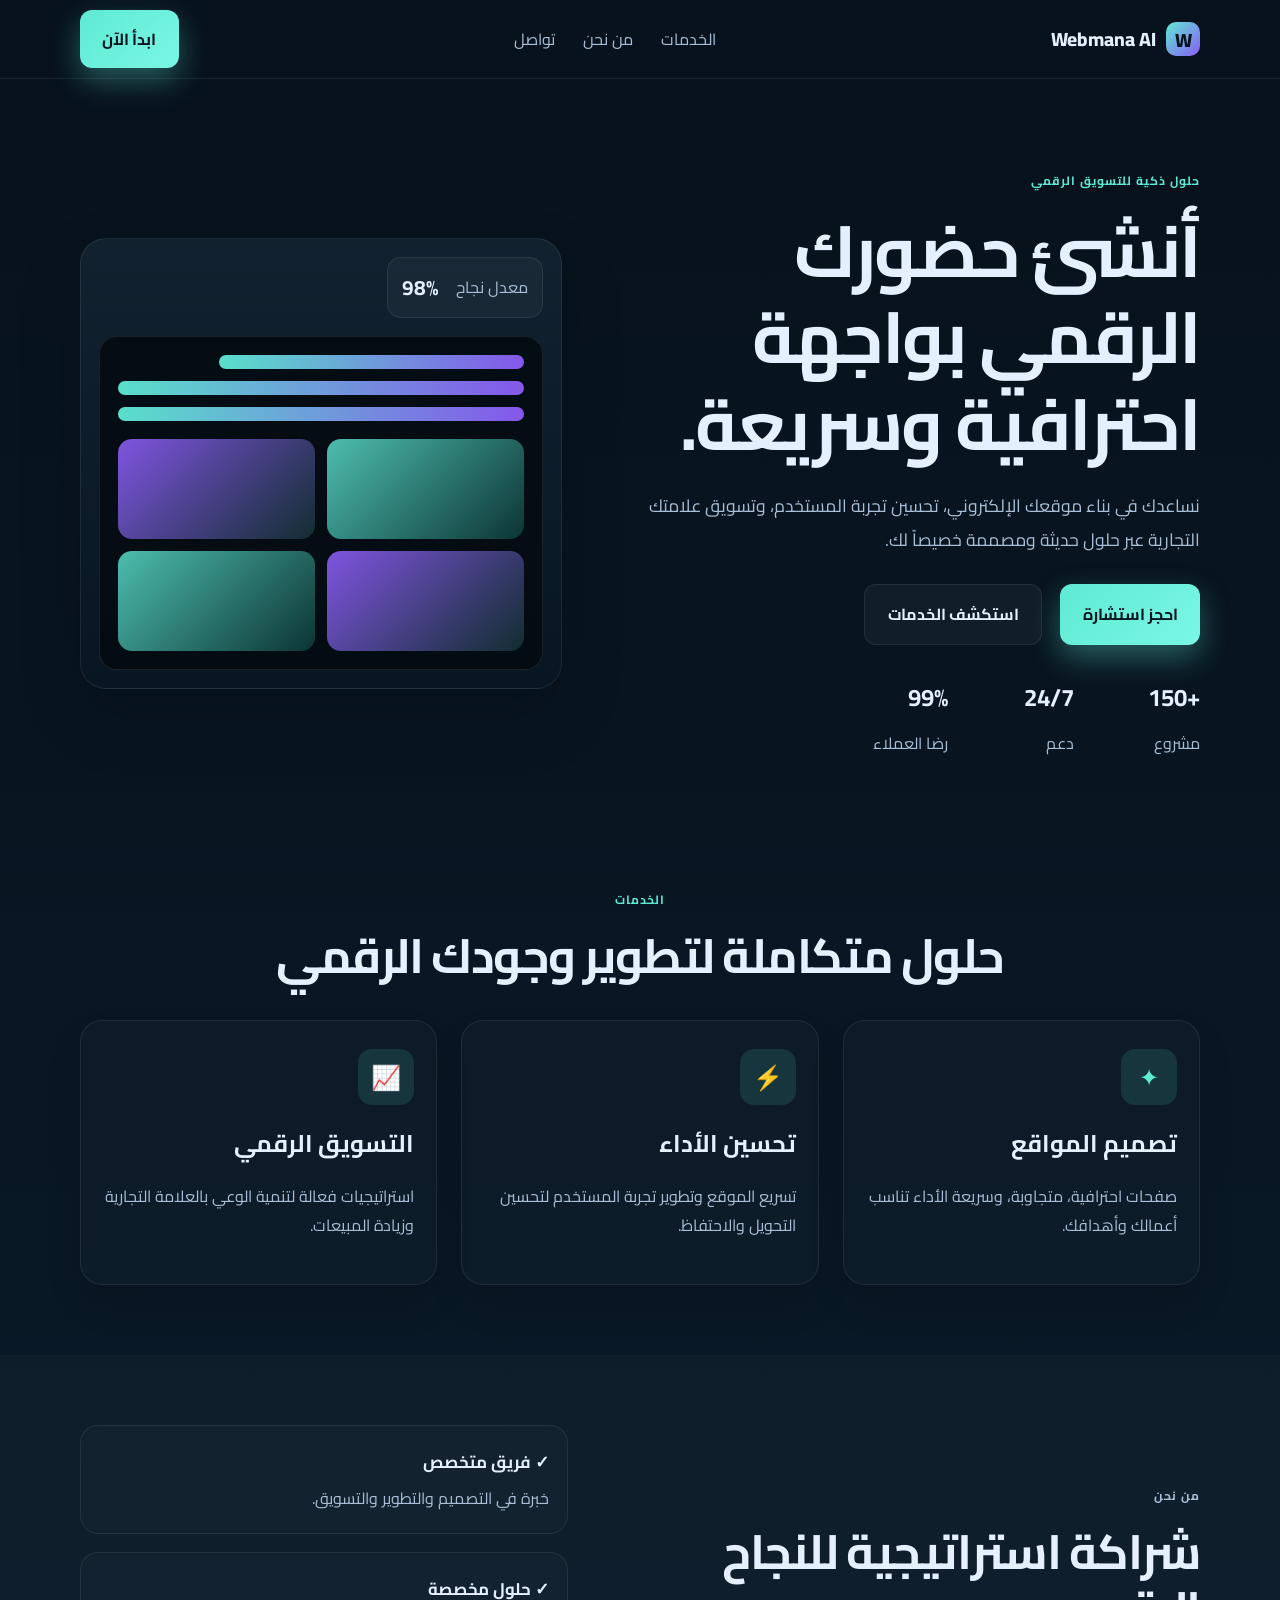
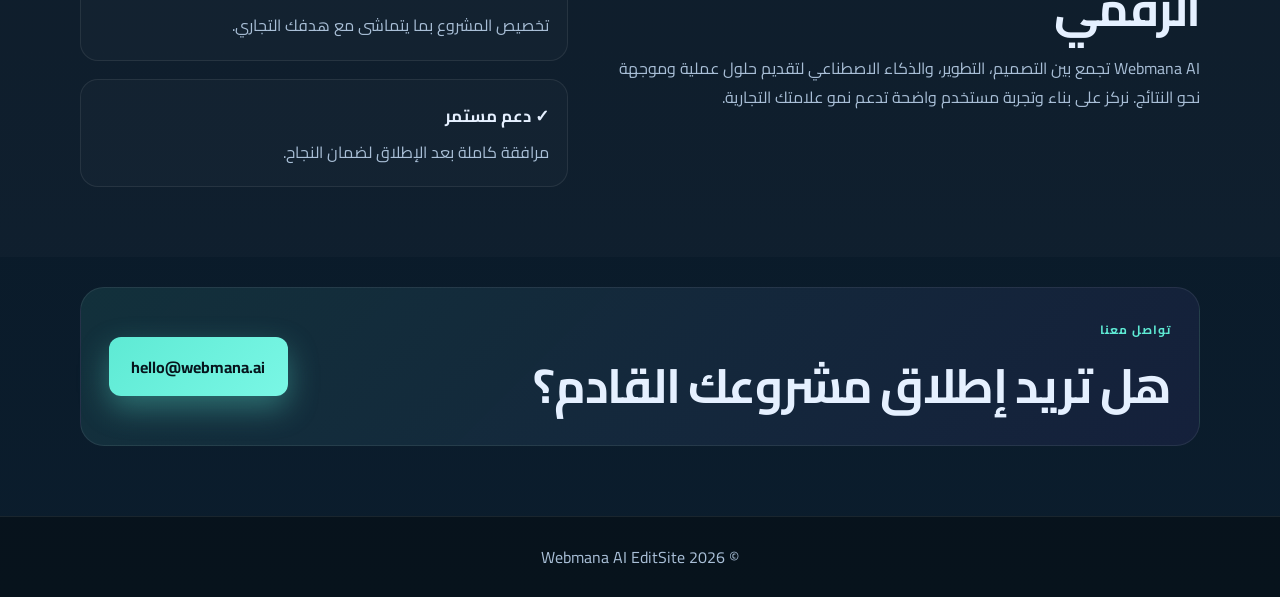
<file: index.html>
<!DOCTYPE html>
<html lang="ar" dir="rtl">
  <head>
    <meta charset="UTF-8" />
    <meta name="viewport" content="width=device-width, initial-scale=1.0" />
    <title>Webmana AI EditSite</title>
    <meta
      name="description"
      content="موقع Webmana AI EditSite - تصميم ذكي للتسويق الرقمي وإنشاء الصفحات الاحترافية."
    />
    <link rel="preconnect" href="https://fonts.googleapis.com" />
    <link rel="preconnect" href="https://fonts.gstatic.com" crossorigin />
    <link
      href="https://fonts.googleapis.com/css2?family=Cairo:wght@400;600;700;800&display=swap"
      rel="stylesheet"
    />
    <link rel="stylesheet" href="style.css" />
  </head>
  <body>
    <header class="topbar">
      <div class="container nav">
        <div class="brand">
          <span class="brand-mark">W</span>
          <span>Webmana AI</span>
        </div>
        <nav class="menu">
          <a href="#services">الخدمات</a>
          <a href="#about">من نحن</a>
          <a href="#contact">تواصل</a>
        </nav>
        <a class="button button-primary" href="#contact">ابدأ الآن</a>
      </div>
    </header>

    <main>
      <section class="hero">
        <div class="container hero-grid">
          <div class="hero-copy">
            <p class="eyebrow">حلول ذكية للتسويق الرقمي</p>
            <h1>أنشئ حضورك الرقمي بواجهة احترافية وسريعة.</h1>
            <p class="lead">
              نساعدك في بناء موقعك الإلكتروني، تحسين تجربة المستخدم، وتسويق علامتك
              التجارية عبر حلول حديثة ومصممة خصيصاً لك.
            </p>
            <div class="actions">
              <a class="button button-primary" href="#contact">احجز استشارة</a>
              <a class="button button-secondary" href="#services">استكشف الخدمات</a>
            </div>
            <ul class="stats">
              <li><strong>+150</strong><span>مشروع</span></li>
              <li><strong>24/7</strong><span>دعم</span></li>
              <li><strong>99%</strong><span>رضا العملاء</span></li>
            </ul>
          </div>

          <div class="hero-card">
            <div class="mini-panel">
              <span>معدل نجاح</span>
              <strong>98%</strong>
            </div>
            <div class="screen">
              <div class="bar bar-lg"></div>
              <div class="bar"></div>
              <div class="bar"></div>
              <div class="card-grid">
                <div class="mini-box dark"></div>
                <div class="mini-box light"></div>
                <div class="mini-box light"></div>
                <div class="mini-box dark"></div>
              </div>
            </div>
          </div>
        </div>
      </section>

      <section id="services" class="section">
        <div class="container">
          <div class="section-heading">
            <p class="eyebrow">الخدمات</p>
            <h2>حلول متكاملة لتطوير وجودك الرقمي</h2>
          </div>
          <div class="cards">
            <article class="card">
              <div class="icon">✦</div>
              <h3>تصميم المواقع</h3>
              <p>صفحات احترافية، متجاوبة، وسريعة الأداء تناسب أعمالك وأهدافك.</p>
            </article>
            <article class="card">
              <div class="icon">⚡</div>
              <h3>تحسين الأداء</h3>
              <p>تسريع الموقع وتطوير تجربة المستخدم لتحسين التحويل والاحتفاظ.</p>
            </article>
            <article class="card">
              <div class="icon">📈</div>
              <h3>التسويق الرقمي</h3>
              <p>استراتيجيات فعالة لتنمية الوعي بالعلامة التجارية وزيادة المبيعات.</p>
            </article>
          </div>
        </div>
      </section>

      <section id="about" class="section alt">
        <div class="container split">
          <div>
            <p class="eyebrow">من نحن</p>
            <h2>شراكة استراتيجية للنجاح الرقمي</h2>
            <p>
              Webmana AI تجمع بين التصميم، التطوير، والذكاء الاصطناعي لتقديم حلول
              عملية وموجهة نحو النتائج. نركز على بناء وتجربة مستخدم واضحة تدعم نمو
              علامتك التجارية.
            </p>
          </div>
          <div class="feature-list">
            <div>
              <strong>✓ فريق متخصص</strong>
              <span>خبرة في التصميم والتطوير والتسويق.</span>
            </div>
            <div>
              <strong>✓ حلول مخصصة</strong>
              <span>تخصيص المشروع بما يتماشى مع هدفك التجاري.</span>
            </div>
            <div>
              <strong>✓ دعم مستمر</strong>
              <span>مرافقة كاملة بعد الإطلاق لضمان النجاح.</span>
            </div>
          </div>
        </div>
      </section>

      <section id="contact" class="section cta-section">
        <div class="container cta-box">
          <div>
            <p class="eyebrow">تواصل معنا</p>
            <h2>هل تريد إطلاق مشروعك القادم؟</h2>
          </div>
          <a class="button button-primary" href="mailto:hello@webmana.ai">hello@webmana.ai</a>
        </div>
      </section>
    </main>

    <footer class="footer">
      <div class="container footer-inner">
        <p>© <span id="year"></span> Webmana AI EditSite</p>
      </div>
    </footer>

    <script src="script.js"></script>
  </body>
</html>
</file>
<file: style.css>
:root {
  --bg: #08131f;
  --bg-soft: #0d1d2d;
  --panel: rgba(19, 36, 50, 0.8);
  --panel-border: rgba(255, 255, 255, 0.08);
  --primary: #5eead4;
  --primary-strong: #2dd4bf;
  --secondary: #8b5cf6;
  --text: #e5f0ff;
  --muted: #a9bfd7;
  --shadow: rgba(0, 0, 0, 0.22);
}

* {
  box-sizing: border-box;
}

html {
  scroll-behavior: smooth;
}

body {
  margin: 0;
  font-family: "Cairo", sans-serif;
  background: linear-gradient(180deg, #07111b 0%, #0b1d2d 100%);
  color: var(--text);
}

img {
  max-width: 100%;
  display: block;
}

a {
  text-decoration: none;
}

.container {
  width: min(1120px, calc(100% - 32px));
  margin: 0 auto;
}

.topbar {
  position: sticky;
  top: 0;
  z-index: 20;
  background: rgba(8, 19, 31, 0.75);
  backdrop-filter: blur(10px);
  border-bottom: 1px solid var(--panel-border);
}

.nav {
  display: flex;
  align-items: center;
  justify-content: space-between;
  min-height: 78px;
}

.brand {
  display: inline-flex;
  align-items: center;
  gap: 10px;
  font-weight: 800;
  font-size: 1.2rem;
}

.brand-mark {
  width: 34px;
  height: 34px;
  border-radius: 10px;
  display: grid;
  place-items: center;
  background: linear-gradient(135deg, var(--primary), var(--secondary));
  color: #03131a;
  font-weight: 800;
}

.menu {
  display: flex;
  align-items: center;
  gap: 28px;
}

.menu a {
  color: var(--muted);
  transition: color 0.2s ease;
}

.menu a:hover {
  color: var(--text);
}

.button {
  display: inline-flex;
  align-items: center;
  justify-content: center;
  border-radius: 12px;
  padding: 0.9rem 1.4rem;
  font-weight: 700;
  transition: transform 0.2s ease, box-shadow 0.2s ease;
}

.button:hover {
  transform: translateY(-1px);
}

.button-primary {
  color: #06151d;
  background: linear-gradient(135deg, var(--primary), #7af7e5);
  box-shadow: 0 12px 30px rgba(94, 234, 212, 0.35);
}

.button-secondary {
  color: var(--text);
  background: rgba(255, 255, 255, 0.04);
  border: 1px solid var(--panel-border);
}

.hero {
  padding: 90px 0 60px;
}

.hero-grid {
  display: grid;
  grid-template-columns: 1.1fr 0.9fr;
  gap: 50px;
  align-items: center;
}

.eyebrow {
  margin: 0 0 16px;
  color: var(--primary);
  font-weight: 700;
  letter-spacing: 0.08em;
  text-transform: uppercase;
  font-size: 0.75rem;
}

.hero-copy h1,
.section-heading h2,
.split h2,
.cta-box h2 {
  margin: 0;
  line-height: 1.2;
  letter-spacing: -0.03em;
}

.hero-copy h1 {
  font-size: clamp(2.5rem, 6vw, 4.5rem);
}

.lead {
  margin: 22px 0 0;
  color: var(--muted);
  font-size: 1.1rem;
  line-height: 1.9;
  max-width: 620px;
}

.actions {
  display: flex;
  gap: 18px;
  flex-wrap: wrap;
  margin-top: 28px;
}

.stats {
  list-style: none;
  display: flex;
  gap: 26px;
  flex-wrap: wrap;
  padding: 0;
  margin: 30px 0 0;
}

.stats li {
  display: flex;
  flex-direction: column;
  gap: 8px;
  min-width: 100px;
}

.stats strong {
  font-size: 1.5rem;
}

.stats span {
  color: var(--muted);
}

.hero-card {
  position: relative;
  padding: 18px;
  background: linear-gradient(180deg, rgba(19, 36, 50, 0.9), rgba(9, 22, 35, 0.9));
  border: 1px solid var(--panel-border);
  border-radius: 26px;
  box-shadow: 0 28px 60px var(--shadow);
}

.mini-panel {
  width: max-content;
  display: flex;
  gap: 18px;
  align-items: center;
  background: rgba(255, 255, 255, 0.04);
  border: 1px solid var(--panel-border);
  border-radius: 14px;
  padding: 10px 14px;
  margin-bottom: 18px;
  color: var(--muted);
}

.mini-panel strong {
  color: var(--text);
  font-size: 1.3rem;
}

.screen {
  background: rgba(5, 12, 18, 0.9);
  border: 1px solid var(--panel-border);
  border-radius: 18px;
  padding: 18px;
}

.bar {
  height: 14px;
  border-radius: 999px;
  background: linear-gradient(90deg, rgba(94, 234, 212, 0.95), rgba(139, 92, 246, 0.95));
  margin-bottom: 12px;
}

.bar-lg {
  width: 75%;
}

.card-grid {
  display: grid;
  grid-template-columns: repeat(2, minmax(120px, 1fr));
  gap: 12px;
  margin-top: 18px;
}

.mini-box {
  height: 100px;
  border-radius: 14px;
}

.mini-box.dark {
  background: linear-gradient(135deg, rgba(94, 234, 212, 0.8), rgba(45, 212, 191, 0.2));
}

.mini-box.light {
  background: linear-gradient(135deg, rgba(139, 92, 246, 0.9), rgba(94, 234, 212, 0.15));
}

.section {
  padding: 70px 0;
}

.alt {
  background: rgba(255, 255, 255, 0.02);
}

.section-heading {
  text-align: center;
  margin-bottom: 36px;
}

.section-heading h2,
.split h2,
.cta-box h2 {
  font-size: clamp(2rem, 4vw, 3rem);
}

.cards {
  display: grid;
  grid-template-columns: repeat(3, minmax(0, 1fr));
  gap: 24px;
}

.card {
  background: rgba(255, 255, 255, 0.02);
  border: 1px solid var(--panel-border);
  border-radius: 22px;
  padding: 28px 22px;
  box-shadow: 0 20px 35px rgba(0, 0, 0, 0.12);
}

.icon {
  width: 56px;
  height: 56px;
  display: grid;
  place-items: center;
  border-radius: 14px;
  background: rgba(94, 234, 212, 0.12);
  color: var(--primary);
  font-size: 1.5rem;
  margin-bottom: 16px;
}

.card h3 {
  margin: 0 0 8px;
  font-size: 1.5rem;
}

.card p,
.split p,
.feature-list span {
  color: var(--muted);
  line-height: 1.8;
}

.split {
  display: grid;
  grid-template-columns: 1.1fr 0.9fr;
  gap: 36px;
  align-items: center;
}

.feature-list {
  display: grid;
  gap: 18px;
}

.feature-list > div {
  display: flex;
  flex-direction: column;
  gap: 6px;
  padding: 20px 18px;
  border: 1px solid var(--panel-border);
  border-radius: 18px;
  background: rgba(255, 255, 255, 0.02);
}

.feature-list strong {
  font-size: 1.05rem;
}

.cta-section {
  padding-top: 30px;
}

.cta-box {
  display: flex;
  align-items: center;
  justify-content: space-between;
  gap: 18px;
  padding: 30px 28px;
  border: 1px solid var(--panel-border);
  border-radius: 24px;
  background: linear-gradient(135deg, rgba(94, 234, 212, 0.1), rgba(139, 92, 246, 0.08));
}

.footer {
  border-top: 1px solid var(--panel-border);
  background: rgba(5, 12, 18, 0.6);
}

.footer-inner {
  min-height: 80px;
  display: flex;
  align-items: center;
  justify-content: center;
  color: var(--muted);
}

@media (max-width: 820px) {
  .menu {
    display: none;
  }

  .hero-grid,
  .split,
  .cards,
  .cta-box {
    grid-template-columns: 1fr;
    display: grid;
  }

  .cta-box {
    justify-items: start;
  }

  .hero {
    padding-top: 60px;
  }
}
</file>
